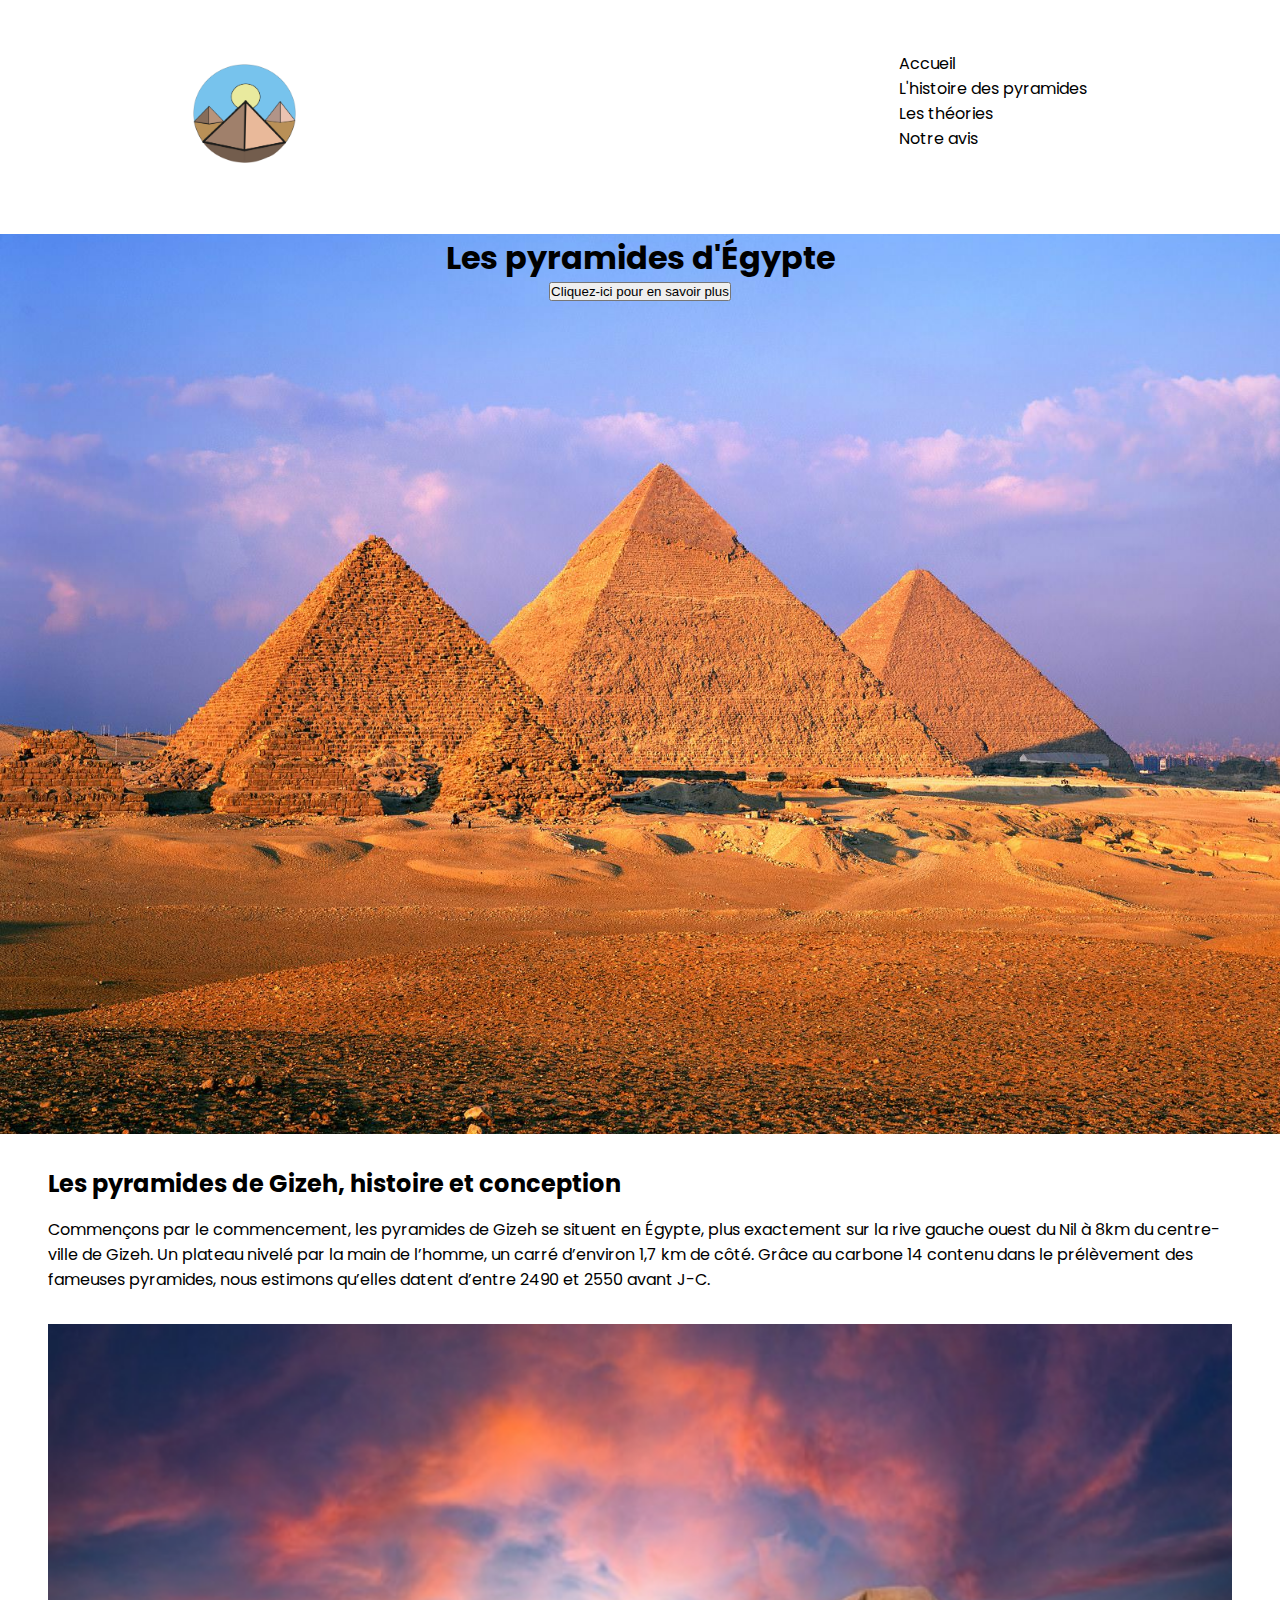
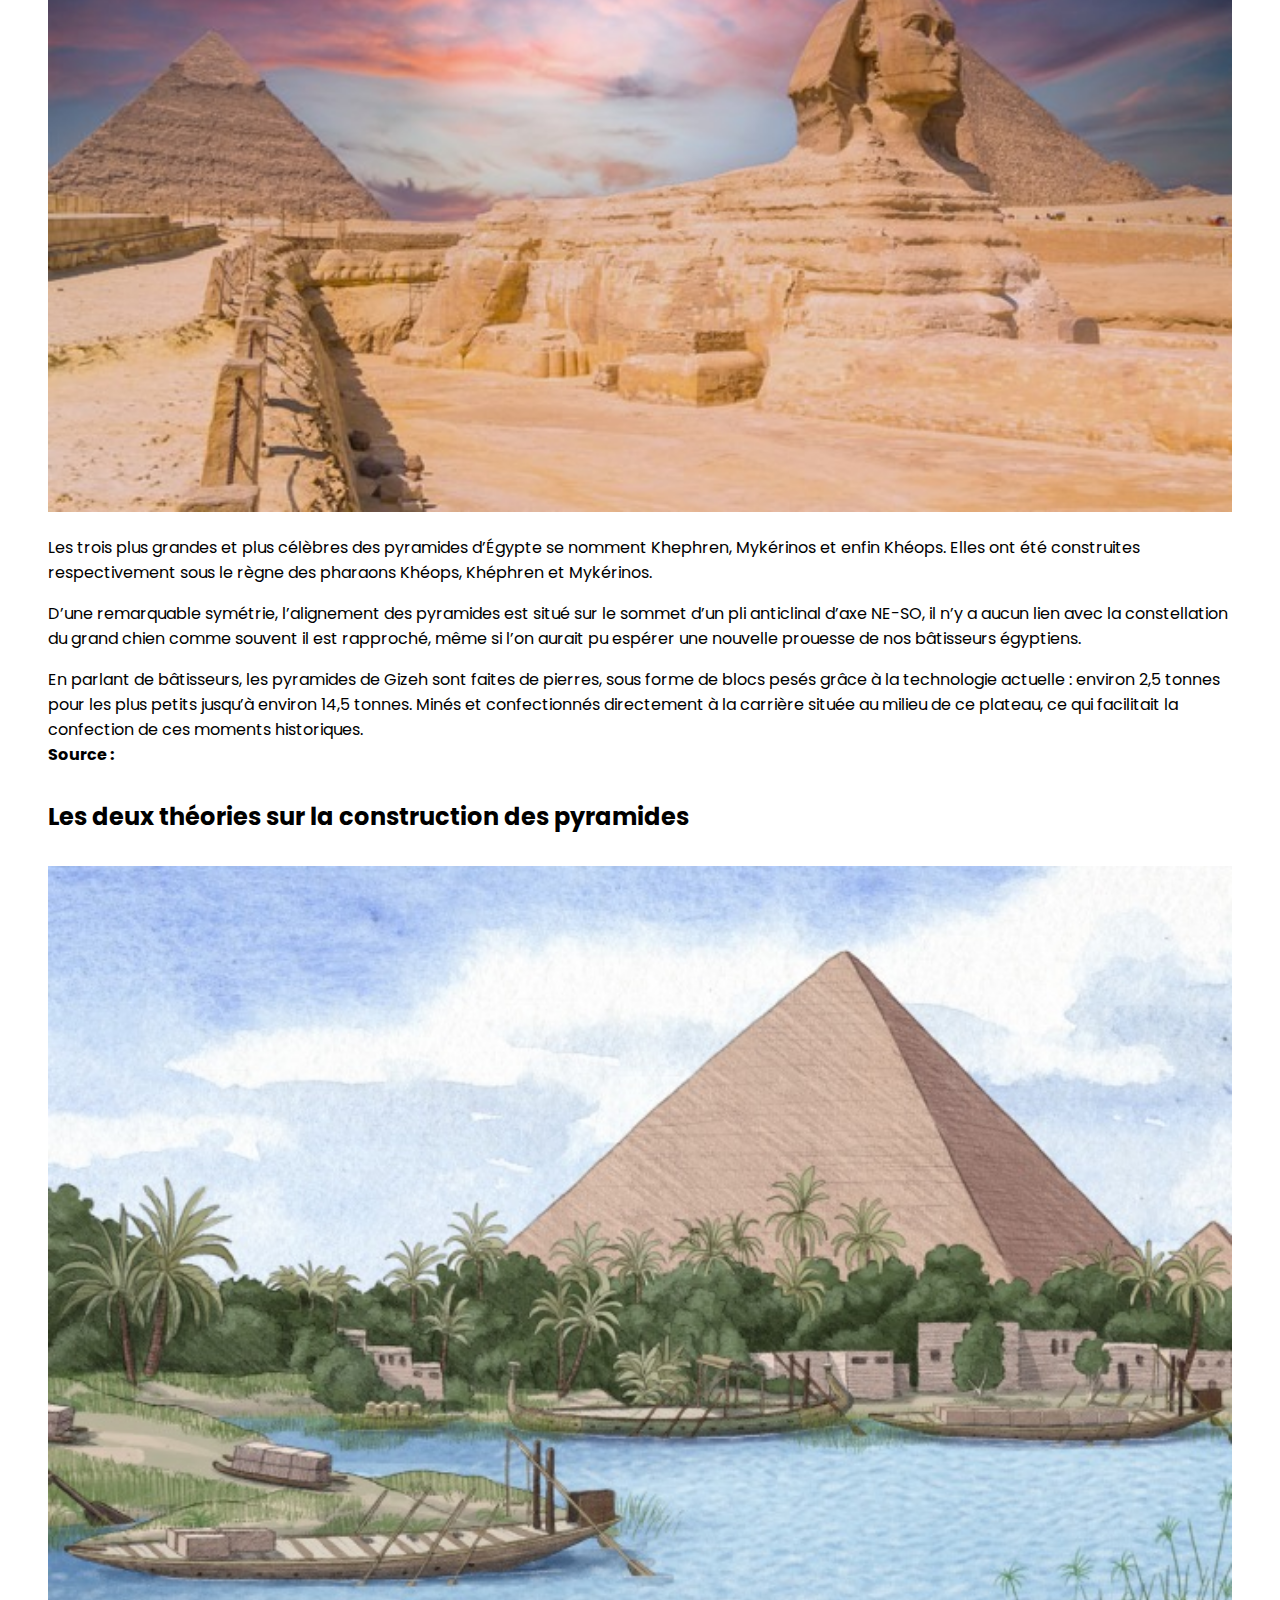
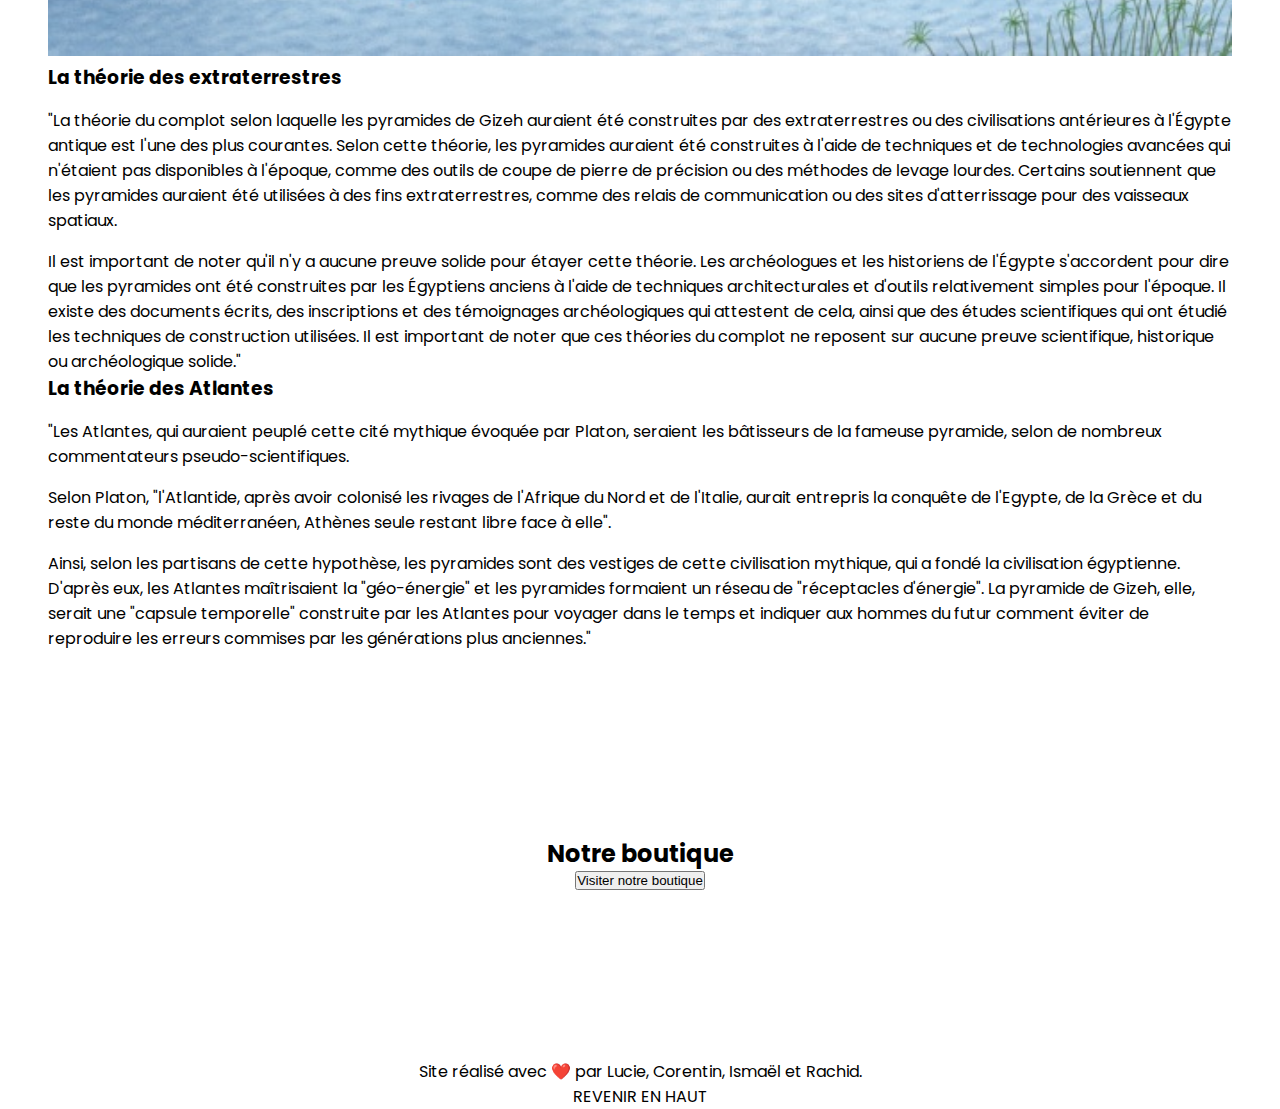
<file: index.html>
<!DOCTYPE html>
<html lang="fr">

<head>
    <meta charset="UTF-8">
    <meta http-equiv="X-UA-Compatible" content="IE=edge">
    <meta name="viewport" content="width=device-width, initial-scale=1.0">
    <meta name="title" content="Les 2 théories les plus folles sur les pyramides d'Égypte">
    <meta name="description"
        content="L'Égypte et ses pyramides : un grand mystère... Découvrez ici les théories les plus farfelues sur la construction des Pyramides de Gizeh.">
    <meta name="keywords" content="pyramide, theorie" />
    <title>Les théories sur les pyramides d'Égypte</title>

    <link rel="stylesheet" href="./assets/css/style.css">
</head>

<body>
    <header id="haut">
        <div class="logo">
            <img src="assets/img/logoeval.png" alt="Le logo de Menan illustrant une pyramide avec un soleil et le désert">
        </div>
        <nav>
            <li><a href="#">Accueil</a></li>
            <li><a href="#histoire">L'histoire des pyramides</a></li>
            <li><a href="#theorie">Les théories</a></li>
            <li><a href="#avis-theorie">Notre avis</a></li>
        </nav>
    </header>
    <section id="presentation">
        <h1>Les pyramides d'Égypte</h1>
        <button><a onclick="playSound()" class="bab" href="#histoire">Cliquez-ici pour en savoir plus</a></button>
    </section>

    <section id="histoire">
        <h2>Les pyramides de Gizeh, histoire et conception</h2>
        <p>Commençons par le commencement, les pyramides de Gizeh se situent en Égypte, plus exactement sur la rive
            gauche ouest du Nil à 8km du centre-ville de Gizeh. Un plateau nivelé par la main de l’homme, un carré
            d’environ 1,7 km de côté. Grâce au carbone 14 contenu dans le prélèvement des fameuses pyramides, nous
            estimons qu’elles datent d’entre 2490 et 2550 avant J-C.</p>
        <img src="assets/img/section-histoire.jpeg" alt="Image illustrant les pyramides d'Égypte">
        <p>Les trois plus grandes et plus célèbres des pyramides d’Égypte se nomment Khephren, Mykérinos et enfin
            Khéops. Elles ont été construites respectivement sous le règne des pharaons Khéops, Khéphren et Mykérinos.
        </p>
        <p>D’une remarquable symétrie, l’alignement des pyramides est situé sur le sommet d’un pli anticlinal d’axe
            NE-SO, il n’y a aucun lien avec la constellation du grand chien comme souvent il est rapproché, même si l’on
            aurait pu espérer une nouvelle prouesse de nos bâtisseurs égyptiens.</p>
        <p>En parlant de bâtisseurs, les pyramides de Gizeh sont faites de pierres, sous forme de blocs pesés grâce à la
            technologie actuelle : environ 2,5 tonnes pour les plus petits jusqu’à environ 14,5 tonnes.
            Minés et confectionnés directement à la carrière située au milieu de ce plateau, ce qui facilitait la
            confection de ces moments historiques.
        </p>
        <h4>Source : </h4>
        <a href="#"></a>
    </section>

    <section id="theorie">
        <h2>Les deux théories sur la construction des pyramides</h2>
        <img src="assets/img/theorie-pyramide.jpeg" alt="Image illustrant les pyramides d'Égypte">
        <h3>La théorie des extraterrestres</h3>
        <p>"La théorie du complot selon laquelle les pyramides de Gizeh auraient été construites par des extraterrestres
            ou des civilisations antérieures à l'Égypte antique est l'une des plus courantes. Selon cette théorie, les
            pyramides auraient été construites à l'aide de techniques et de technologies avancées qui n'étaient pas
            disponibles à l'époque, comme des outils de coupe de pierre de précision ou des méthodes de levage lourdes.
            Certains soutiennent que les pyramides auraient été utilisées à des fins extraterrestres, comme des relais
            de communication ou des sites d'atterrissage pour des vaisseaux spatiaux.</p>
        <p>Il est important de noter qu'il n'y a aucune preuve solide pour étayer cette théorie. Les archéologues et
            les historiens de l'Égypte s'accordent pour dire que les pyramides ont été construites par les Égyptiens
            anciens à l'aide de techniques architecturales et d'outils relativement simples pour l'époque. Il existe des
            documents écrits, des inscriptions et des témoignages archéologiques qui attestent de cela, ainsi que des
            études scientifiques qui ont étudié les techniques de construction utilisées. Il est important de noter que
            ces théories du complot ne reposent sur aucune preuve scientifique, historique ou archéologique solide."
        </p>
        <h3>La théorie des Atlantes</h3>
        <p>"Les Atlantes, qui auraient peuplé cette cité mythique évoquée par Platon, seraient les bâtisseurs de la
            fameuse pyramide, selon de nombreux commentateurs pseudo-scientifiques.</p>

            <p>Selon Platon, "l'Atlantide, après avoir colonisé les rivages de l'Afrique du Nord et de l'Italie, aurait
                entrepris la conquête de l'Egypte, de la Grèce et du reste du monde méditerranéen, Athènes seule restant
                libre face à elle".</p>

            <p>Ainsi, selon les partisans de cette hypothèse, les pyramides sont des vestiges de cette civilisation
                mythique, qui a fondé la civilisation égyptienne. D'après eux, les Atlantes maîtrisaient la "géo-énergie" et
                les pyramides formaient un réseau de "réceptacles d'énergie". La pyramide de Gizeh, elle, serait une
                "capsule temporelle" construite par les Atlantes pour voyager dans le temps et indiquer aux hommes du futur
                comment éviter de reproduire les erreurs commises par les générations plus anciennes."</p>
    </section>

    <!-- <section id="avis-theorie">
        <h2>Notre avis sur les théories</h2>
        <p>Lorem ipsum dolor sit amet consectetur adipisicing elit. Fugiat deleniti omnis nostrum nam et, voluptate quis
            illo? Nam animi laudantium doloribus, deleniti optio, ducimus aliquam soluta id placeat ipsam totam?
            Officia nobis exercitationem error aliquid deleniti natus sapiente voluptate repellendus, a voluptatibus?
            Architecto illum fugit pariatur officiis maiores ipsam magni dolor repellat, modi earum quisquam, nesciunt
            suscipit quibusdam ut veniam?</p>
    </section> -->

    <section id="shop">
        <h2>Notre boutique</h2>
        <button><a href="/page/boutique.html">Visiter notre boutique</a></button>
    </section>

    <footer>
        <div class="copyright">
            <p>Site réalisé avec ❤️ par Lucie, Corentin, Ismaël et Rachid.</p>
        </div>

        <a onclick="playSound2()" href="#haut">REVENIR EN HAUT</a>
    </footer>

    <script src="/assets/js/script.js"></script>
</body>

</html>
</file>
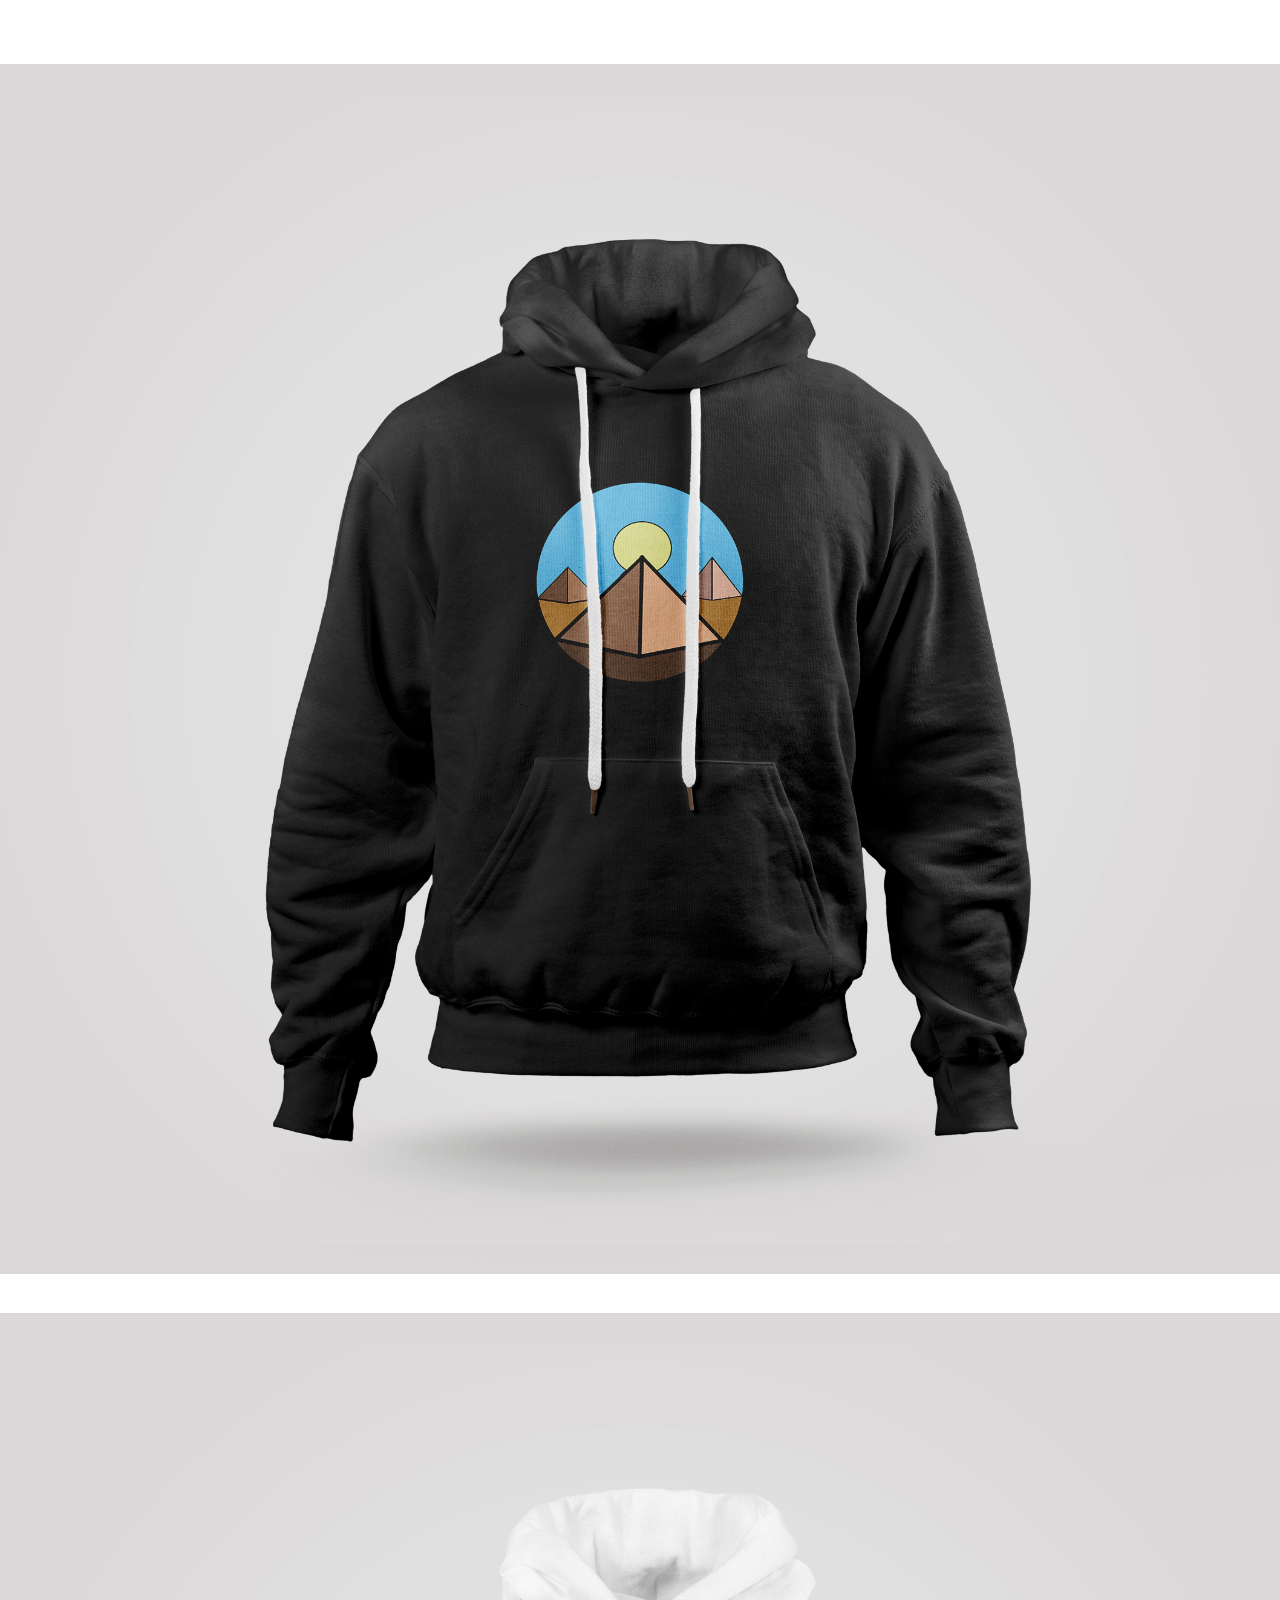
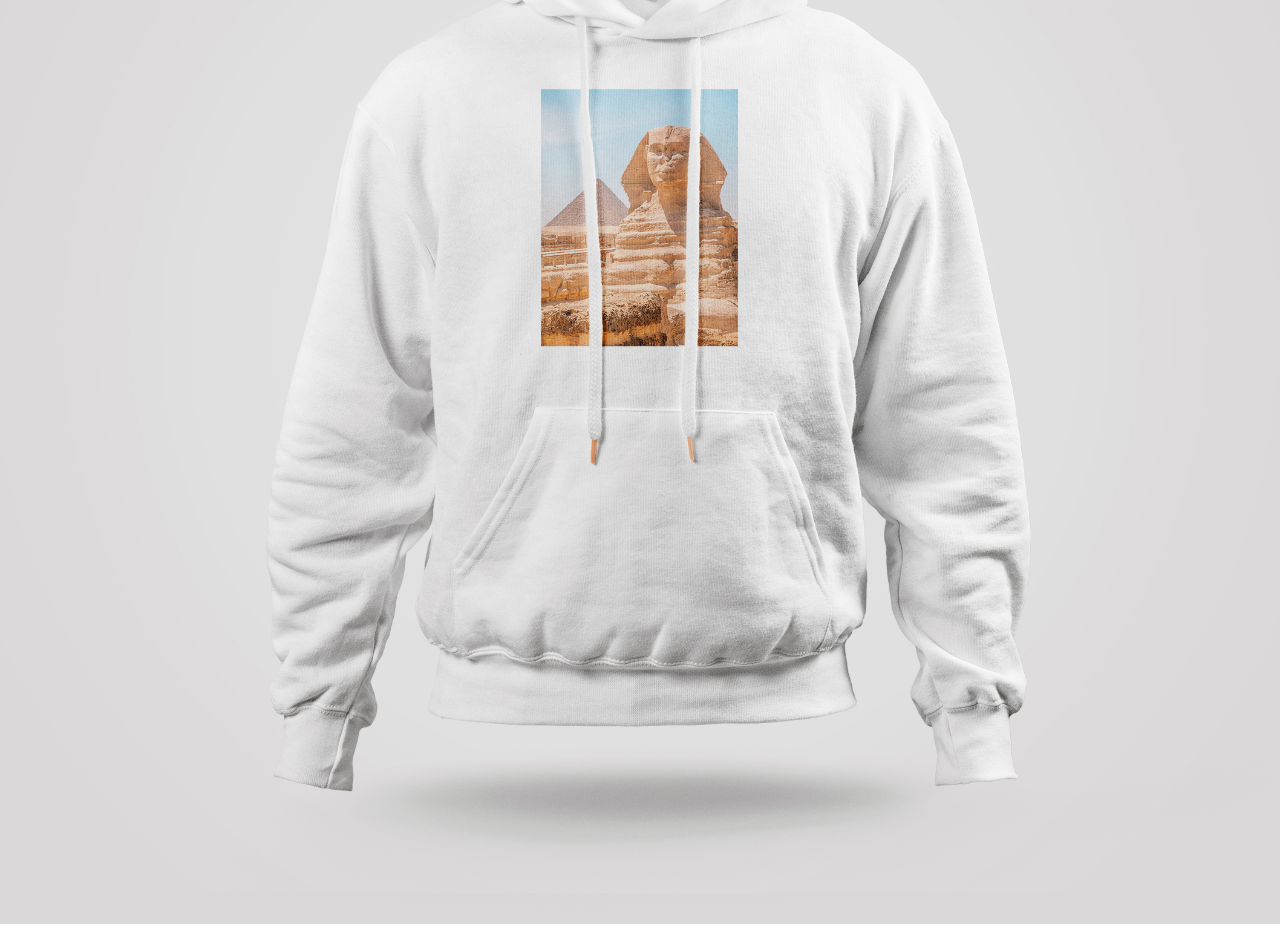
<file: page/boutique.html>
<!DOCTYPE html>
<html lang="en">
<head>
    <meta charset="UTF-8">
    <meta http-equiv="X-UA-Compatible" content="IE=edge">
    <meta name="viewport" content="width=device-width, initial-scale=1.0">
    <title>La boutique</title>
    <link rel="stylesheet" href="../assets/css/style.css">
</head>
<body>
    <main>
        <section id="boutique2">
            <img src="../assets/img/Hoodies-noir.jpg" alt="">
            <img src="../assets/img/Hoodie.jpg" alt="">
        </section>
    </main>
</body>
</html>
</file>
<file: assets/css/style.css>
@import url('https://fonts.googleapis.com/css2?family=Poppins:ital,wght@0,100;0,200;0,300;0,400;0,500;0,600;0,700;0,800;0,900;1,100;1,200;1,300;1,400;1,500;1,600;1,700;1,800;1,900&display=swap');

* {
    margin: 0;
    padding: 0;
    box-sizing: border-box;
}

li {
    list-style-type: none;
}

a {
    text-decoration: none;
    color: #000;
}

p {
    margin-top: 1em;
}

img {
    width: 100%;
    margin-top: 2em;
}

body {
    font-family: 'Poppins', sans-serif;
}

header {
    display: flex;
    justify-content: space-evenly;
    align-items: center;
    padding: 2em 0;
}

header .logo {
    width: 40%;
}

header .logo img {
    width: 20%;
}

#presentation {
    height: 100vh;
    width: 100%;
    background-image: url(/assets/img/img-pyramide.jpeg);
    background-size: cover;
    background-position: center;
    display: flex;
    flex-direction: column;
    align-self: center;
    text-align: center;
}

#presentation button {
    margin: 0 auto;
}

section {
    margin-top: 2em;
}

#histoire {
    padding: 0 3em;
}

#theorie {
    padding: 0 3em;
}

#histoire {
    padding: 0 3em;
}

#shop {
    height: 40vh;
    display: flex;
    flex-direction: column;
    justify-content: center;
    align-self: center;
    text-align: center;
}

#shop button {
    width: max-content;
    margin: 0 auto;
}

#boutique2 img {
    width: 100%;
}

footer {
    text-align: center;
}
</file>
